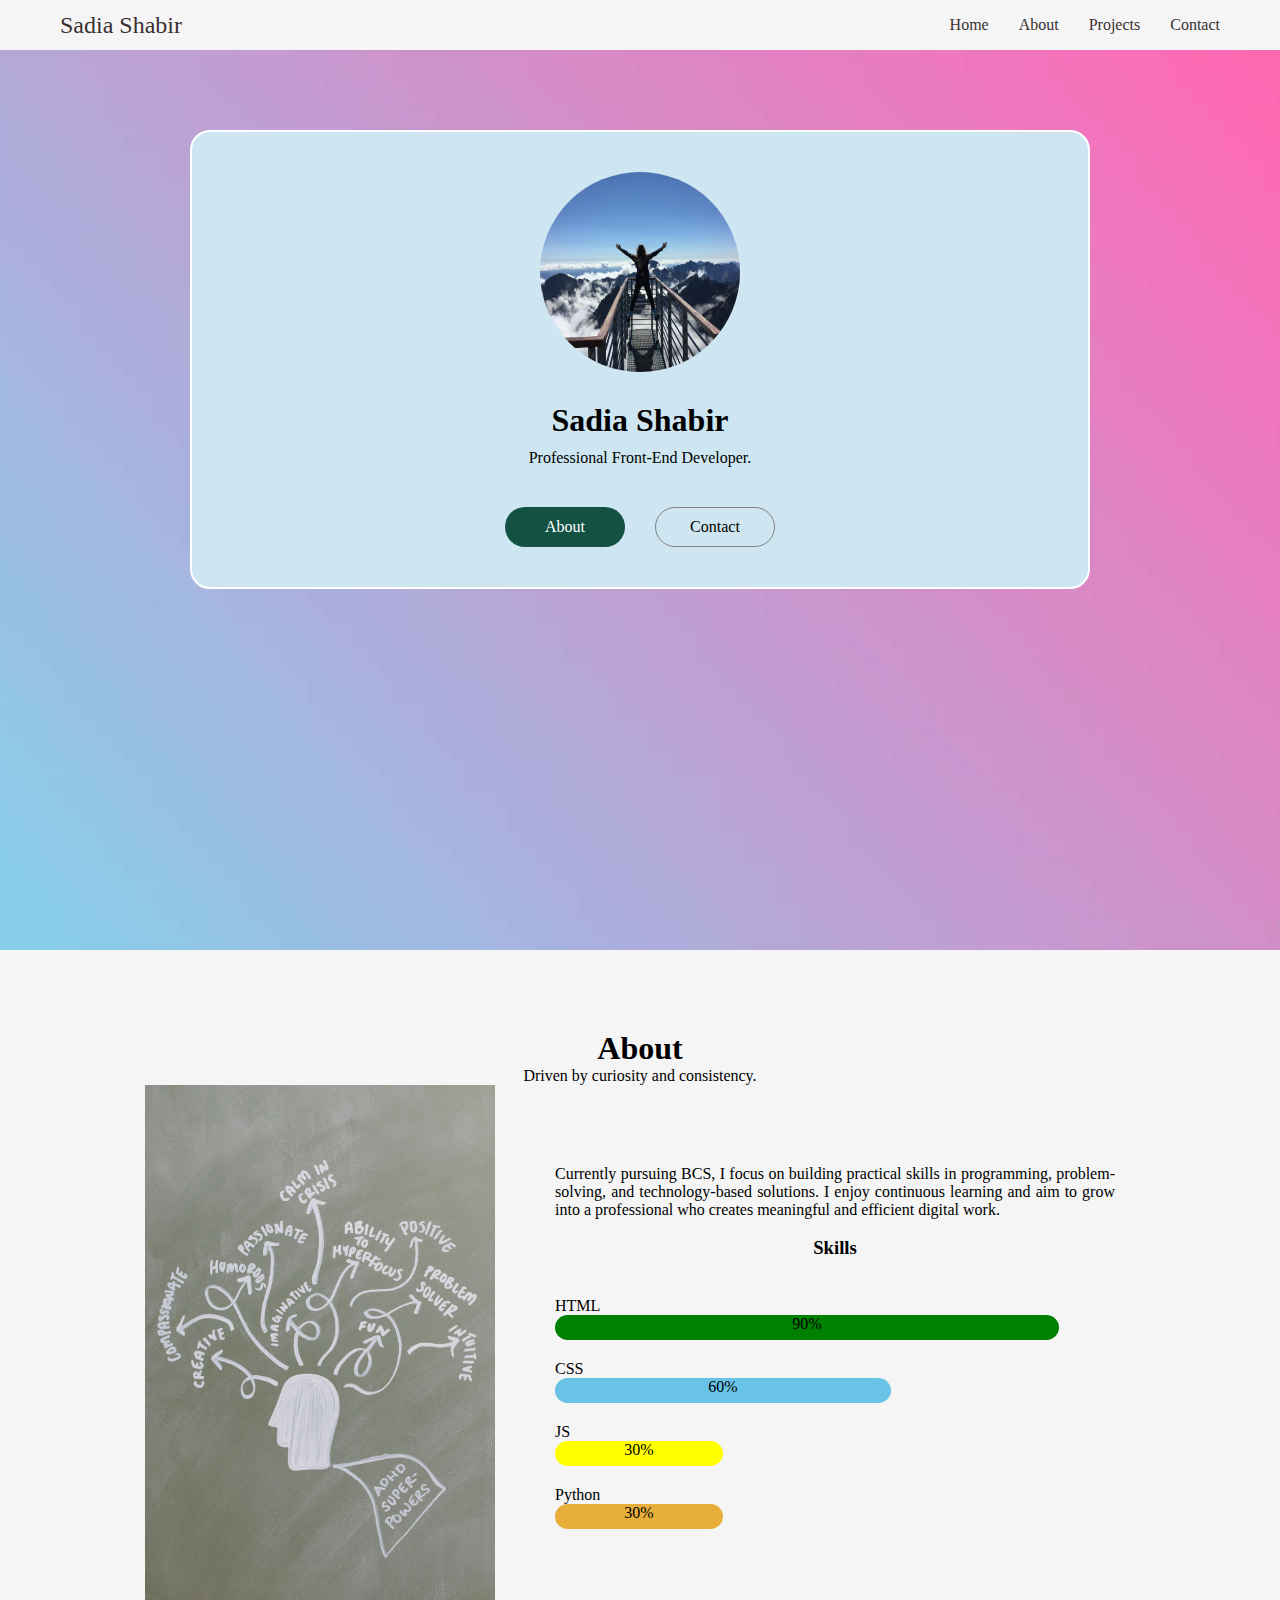
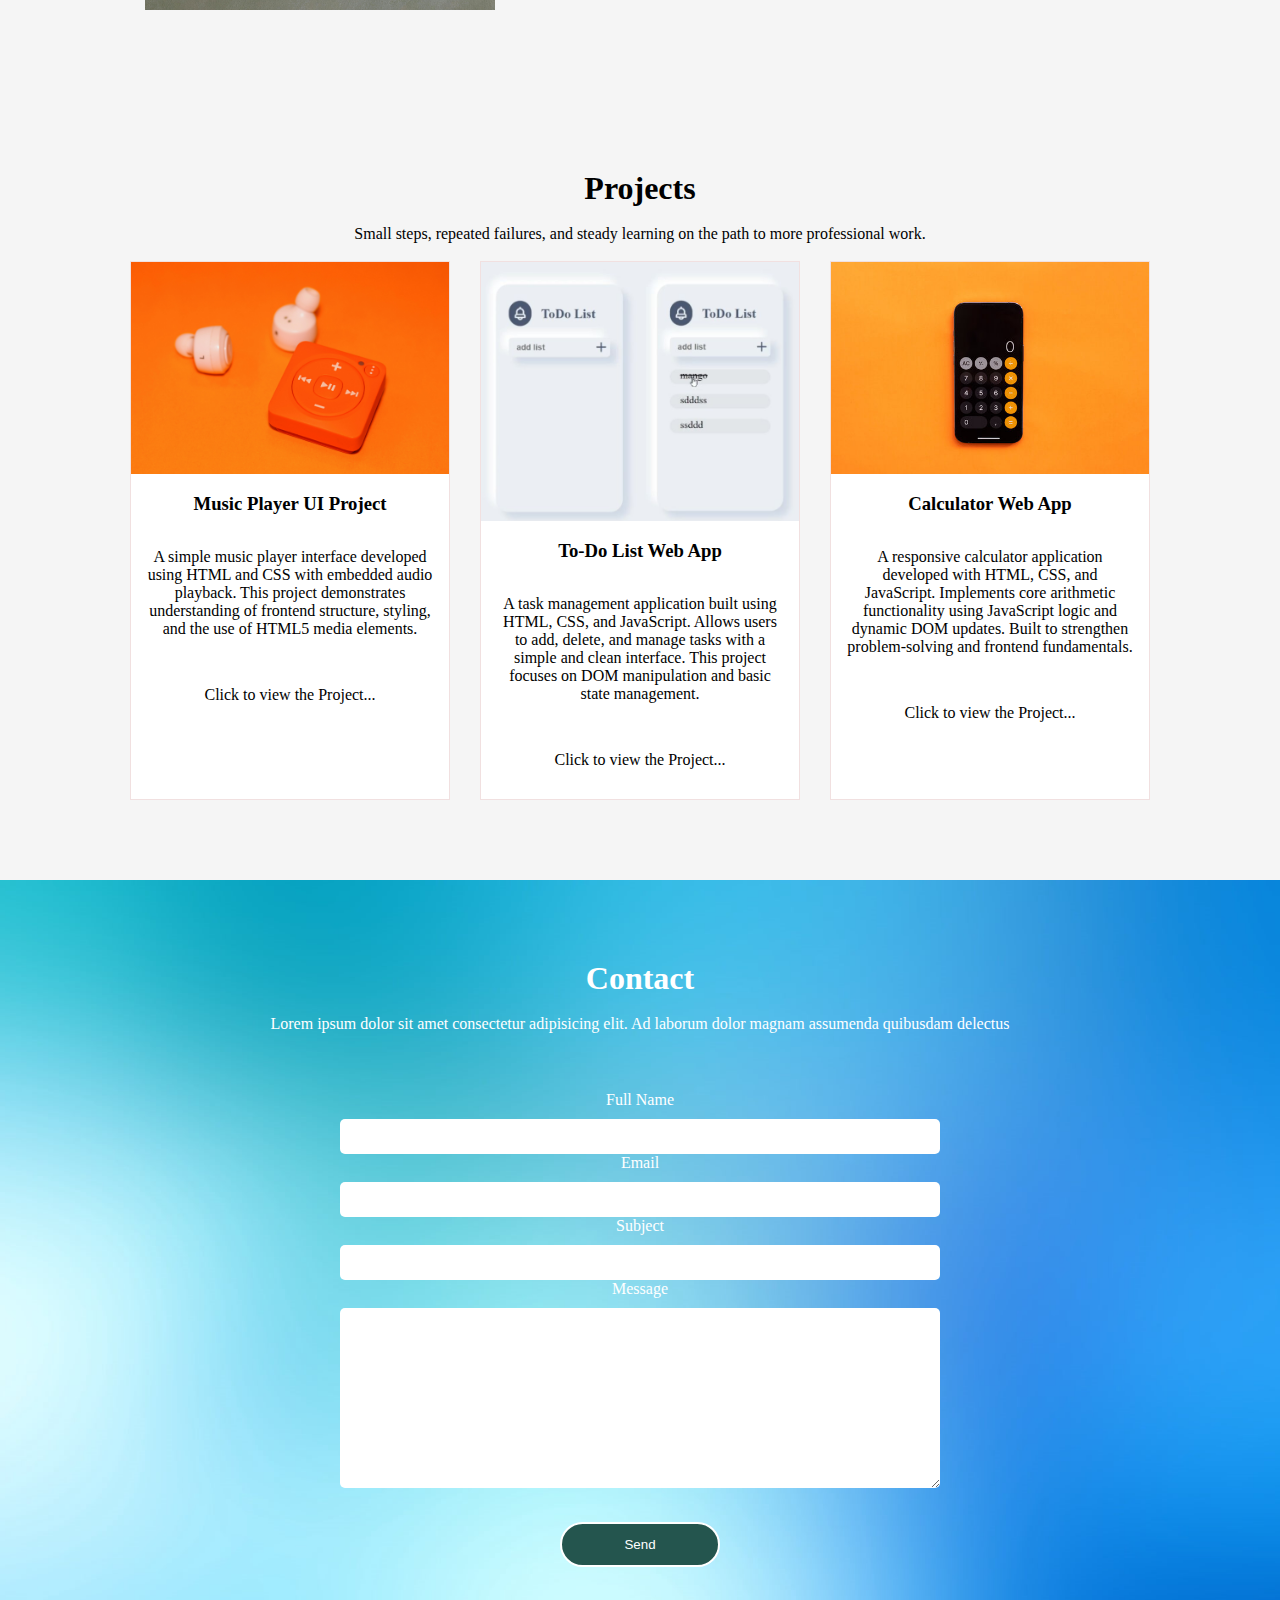
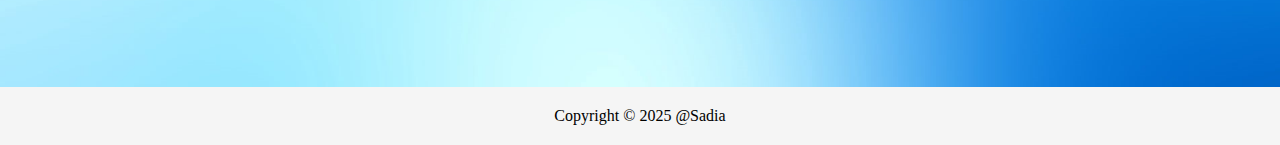
<file: index.html>
<!DOCTYPE html>
<html lang="en">
  <head>
    <meta charset="UTF-8" />
    <meta name="viewport" content="width=device-width, initial-scale=1.0" />
    <title>Personal Portfolio</title>
    <link rel="stylesheet" href="style.css" />
  </head>

  <body>
    <header>
      <nav id="navbar">
        <div class="name">
          <a href="#">Sadia Shabir</a>
        </div>
        <div class="menu">
          <a href="Portfolio.html">Home</a>
          <a href="#about">About</a>
          <a href="#project">Projects</a>
          <a href="#contact">Contact</a>
        </div>
      </nav>
    </header>

    <section id="home">
      <div class="info">
        <img src="pics/success.jpg" alt="profile pic" />
        <h1>Sadia Shabir</h1>
        <p>Professional Front-End Developer.</p>
        <div class="menu1">
          <a class="btns btn1" href="#about">About</a>
          <a class="btns btn2" href="#contact">Contact</a>
        </div>
      </div>
    </section>

    <section id="about">
      <h1>About</h1>
      <p>Driven by curiosity and consistency.</p>
      <article class="work">
        <img src="pics/skills-img.jpg" alt="" />
        <div class="skills">
          <p>
            Currently pursuing BCS, I focus on building practical skills in
            programming, problem-solving, and technology-based solutions. I
            enjoy continuous learning and aim to grow into a professional who
            creates meaningful and efficient digital work.
          </p>
          <br />
          <h3>Skills</h3>
          <br />
          <div>
            <p>HTML</p>
            <span class="bar"><span class="html">90%</span></span>
          </div>
          <div>
            <p>CSS</p>
            <span class="bar"><span class="css">60%</span></span>
          </div>
          <div>
            <p>JS</p>
            <span class="bar"><span class="js">30%</span></span>
          </div>
          <div>
            <p>Python</p>
            <span class="bar"><span class="python">30%</span></span>
          </div>
        </div>
      </article>
    </section>

    <section id="project">
      <h1>Projects</h1>
      <br />
      <p>
        Small steps, repeated failures, and steady learning on the path to more
        professional work.
      </p>
      <br />
      <div class="main">
        <div class="inner-div">
          <img src="pics/music-player.jpg" alt="water-is-better" /> <br />
          <h3>Music Player UI Project</h3>
          <br />
          <p>
            A simple music player interface developed using HTML and CSS with
            embedded audio playback. This project demonstrates understanding of
            frontend structure, styling, and the use of HTML5 media elements.
          </p>
          <br />
          <a href="./MusicPlayer/index.html">Click to view the Project...</a>
        </div>
        <div class="inner-div">
          <img src="pics/to-do.png" alt="mountain-light" /> <br />
          <h3>To-Do List Web App</h3>
          <br />
          <p>
            A task management application built using HTML, CSS, and JavaScript.
            Allows users to add, delete, and manage tasks with a simple and
            clean interface. This project focuses on DOM manipulation and basic
            state management.
          </p>
          <br />
          <a href="./To-Do List App/index.html">Click to view the Project...</a>
        </div>
        <div class="inner-div">
          <img src="pics/calc.jpg" alt="guatemala" /> <br />
          <h3>Calculator Web App</h3>
          <br />
          <p>
            A responsive calculator application developed with HTML, CSS, and
            JavaScript. Implements core arithmetic functionality using
            JavaScript logic and dynamic DOM updates. Built to strengthen
            problem-solving and frontend fundamentals.
          </p>
          <br />
          <a href="./Functional_Calculator/index.html"
            >Click to view the Project...</a
          >
        </div>
      </div>
    </section>

    <section id="contact">
      <h1>Contact</h1>
      <br />
      <p>
        Lorem ipsum dolor sit amet consectetur adipisicing elit. Ad laborum
        dolor magnam assumenda quibusdam delectus
      </p>
      <br />
      <form class="forms" onsubmit="alert('Thanks for your response!')">
        <div>
          <label for="forms">Full Name</label> <br />
          <input class="inputs" type="text" /> <br />
        </div>
        <div>
          <label for="forms">Email</label> <br />
          <input class="inputs" type="email" /> <br />
        </div>
        <div>
          <label for="forms">Subject</label> <br />
          <input class="inputs" type="text" /> <br />
        </div>
        <div>
          <label for="forms">Message</label> <br />
          <textarea class="text-area" name="msg" id="msg" rows="10"></textarea>
        </div>
        <div>
          <button class="send-btn">Send</button>
        </div>
      </form>
    </section>

    <footer>
      <p>Copyright © 2025 <a href="https://github.com/Sadiashabbir1914">@Sadia</a></p>
    </footer>

  </body>
</html>
</file>
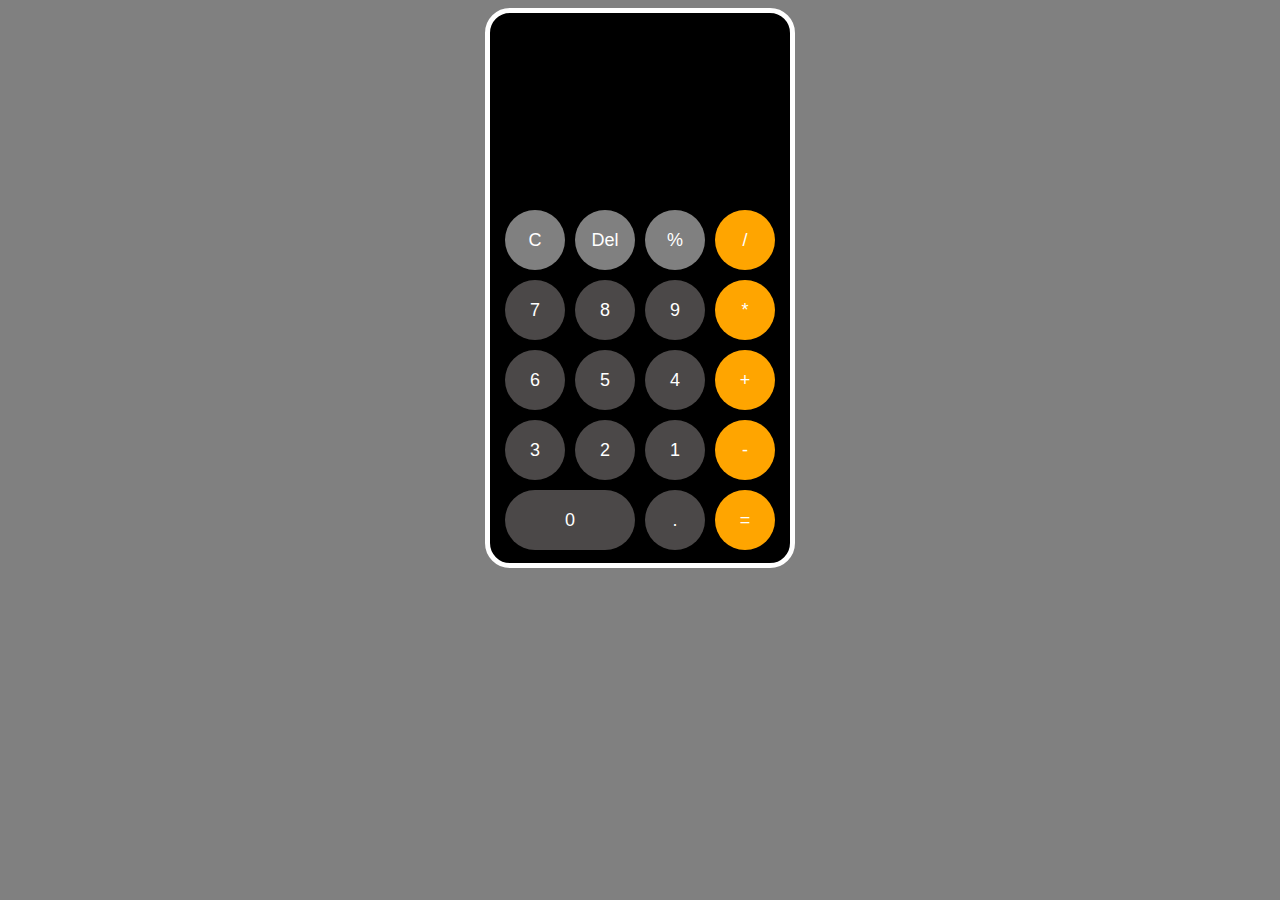
<file: Functional_Calculator/index.html>
<!DOCTYPE html>
<html lang="en">

<head>
    <meta charset="UTF-8">
    <meta name="viewport" content="width=device-width, initial-scale=1.0">
    <title>Functional Calculator</title>
    <link rel="stylesheet" href="style.css">
</head>

<body>
    <section class="Calculator">
        <form>
            <div>
                <input type="text" id="display"  class="screen">
            </div>

            <div class="rows">
                <input type="button" value="C" class="buttons firstRow" onclick="clearScreen()">
                <input type="button" value="Del" class="buttons firstRow" onclick="deleteOnebyOne()">
                <input type="button" value="%" class="buttons firstRow" onclick="append('%')">
                <input type="button" value="/" class="buttons lastRow" onclick="append('/')">
            </div>

             <div class="rows">
                <input type="button" value="7" class="buttons" onclick="append('7')">
                <input type="button" value="8" class="buttons" onclick="append('8')">
                <input type="button" value="9" class="buttons" onclick="append('9')">
                <input type="button" value="*" class="buttons lastRow" onclick="append('*') ">
            </div>

             <div class="rows">
                <input type="button" value="6" class="buttons" onclick="append('6')">
                <input type="button" value="5" class="buttons" onclick="append('5')">
                <input type="button" value="4" class="buttons" onclick="append('4')">
                <input type="button" value="+" class="buttons lastRow" onclick="append('+')">
            </div>

             <div class="rows">
                <input type="button" value="3" class="buttons" onclick="append('3')">
                <input type="button" value="2" class="buttons" onclick="append('2')">
                <input type="button" value="1" class="buttons" onclick="append('1')">
                <input type="button" value="-" class="buttons lastRow" onclick="append('-')">
            </div>

             <div class="rows">
                <input type="button" value="0" class="buttons zero" onclick="append('0')">
                <input type="button" value="." class="buttons" onclick="append('.')">
                <input type="button" value="=" class="buttons lastRow val" onclick="equal()">
            </div>
        </form>
    </section>

    <script src="index.js"></script>
</body>

</html>
</file>
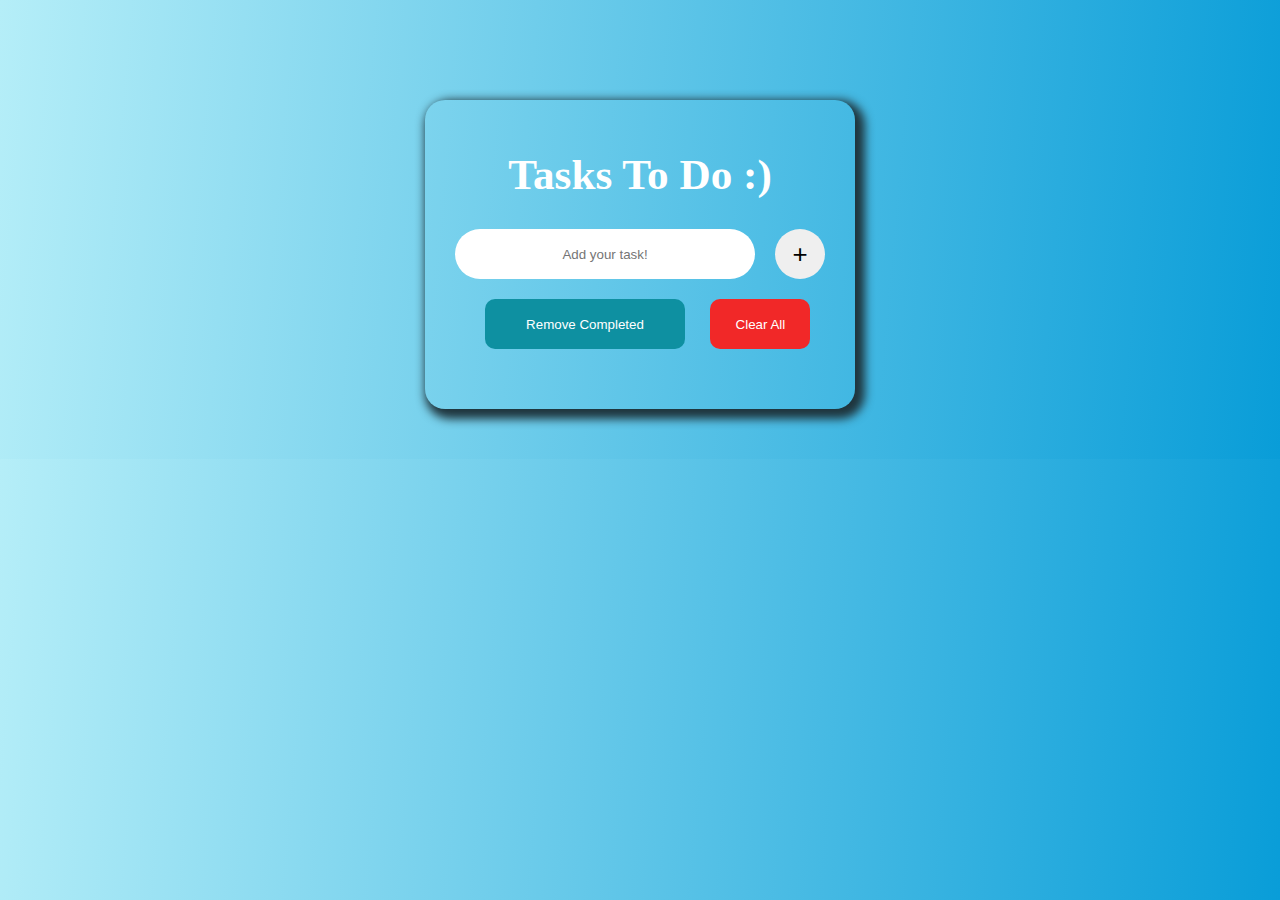
<file: To-Do List App/index.html>
<!DOCTYPE html>
<html lang="en">

<head>
    <meta charset="UTF-8">
    <meta name="viewport" content="width=device-width, initial-scale=1.0">
    <title>To-Do App</title>
    <link rel="stylesheet" href="style.css">
</head>

<body>
    <section>
        <article class="todo-Container">
            <h1>Tasks To Do :&rpar; </h1>
            <div class="addTaskbar">
                <input type="text" id="addTask" placeholder="Add your task!" maxlength="50">
                <button id="addBtn" onclick="addTaskList(), saveTasks()">+</button>
            </div>

            <div>
                <button class="btns btn " onclick="remComp()">Remove Completed</button>
                <button class="btns btn2" onclick="clearAll()">Clear All</button>
            </div>

            <div>
                <ul id="taskList"></ul>
            </div>
        </article>
    </section>

    <script src="script.js"></script>
</body>

</html>
</file>
<file: style.css>
* {
  margin: 0;
  padding: 0;
  box-sizing: border-box;
}

:root {
  --bgcolor: whitesmoke;
  --color: white;
  --textDecor: none;
}

body {
  background-color: var(--bgcolor);
  font-family: cursive;
}

/* Header */

header {
  height: 50px;
}

#navbar {
  position: fixed;
  top: 0;
  width: 100%;
  height: 50px;
  background-color: var(--bgcolor);
  display: flex;
  justify-content: space-between;
  align-items: center;
  padding: 0 60px;
  z-index: 100;
}

.name {
  font-size: 24px;
}

.name a {
  text-decoration: var(--textDecor);
  color: rgb(58, 48, 48);
}

.menu {
  display: flex;
  gap: 30px;
}

.menu a {
  text-decoration: var(--textDecor);
  color: rgb(58, 48, 48);
}

.menu a:hover {
  color: rgb(67, 170, 106);
}

.menu a:active {
  color: rgb(76, 206, 76);
}

/* Home */

#home {
  background-image: url(pics/bg-img.jpg);
  background-size: cover;
  background-position: center;
  padding: 80px 20px 40px;
  min-height: 100vh;
}

#home .info {
  max-width: 900px;
  margin: auto;
  padding: 40px 20px;
  border: 2px solid white;
  border-radius: 20px;
  background-color: rgb(206, 230, 241);
  text-align: center;
}

.info img {
  width: 200px;
  height: 200px;
  border-radius: 50%;
  margin: auto;
  display: block;
}

.info h1 {
  margin-top: 30px;
}

.info p {
  margin-top: 10px;
}

.menu1 {
  display: flex;
  justify-content: center;
  gap: 30px;
  margin-top: 40px;
}

.btns {
  width: 120px;
  height: 40px;
  border-radius: 30px;
  text-decoration: var(--textDecor);
  display: flex;
  justify-content: center;
  align-items: center;
}

.btn1 {
  background-color: rgb(19, 82, 67);
  color: var(--color);
}

.btn1:hover {
  background-color: rgb(33, 160, 131);
}

.btn2 {
  border: 1px solid gray;
  color: black;
}

.btn2:hover {
  background-color: gray;
  color: var(--color);
}

/* About */

#about {
  padding: 80px 20px;
  text-align: center;
}

.work {
  display: flex;
  align-items: center;
  justify-content: center;
  gap: 40px;
  flex-wrap: wrap;
}

.work img {
  max-width: 350px;
  width: 100%;
}

.skills {
  max-width: 600px;
  padding: 20px;
}

.skills p {
  text-align: justify;
}

.skills div {
  margin-top: 20px;
}

.bar {
  background-color: var(--color);
  border-radius: 20px;
  overflow: hidden;
}

.bar span {
  display: block;
  height: 25px;
  text-align: center;
  color: black;
}

.html {
  width: 90%;
  background-color: green;
  border-radius: 20px;
}
.css {
  width: 60%;
  background-color: rgb(104, 195, 231);
  border-radius: 20px;
}
.js {
  width: 30%;
  background-color: yellow;
  border-radius: 20px;
}
.python {
  width: 30%;
  background-color: rgb(231, 175, 57);
  border-radius: 20px;
}

/* Projects */

#project {
  padding: 80px 20px;
  text-align: center;
}

.main {
  display: flex;
  justify-content: center;
  gap: 30px;
  flex-wrap: wrap;
}

.inner-div {
  width: 320px;
  background-color: var(--color);
  border: 1px solid rgb(241, 224, 224);
}

.inner-div img {
  width: 100%;
  height: auto;
}

.inner-div h3 {
  margin: 15px 0;
}

.inner-div p {
  padding: 0 15px 20px;
}

.inner-div a {
  display: inline-block;
  margin-bottom: 20px;
  padding: 10px 40px;
  border-radius: 10px;
  text-decoration: var(--textDecor);
  color: black;
}

.inner-div a:hover {
  background-color: rgb(160, 153, 153);
  color: var(--color);
}

/* Contact */

#contact {
  background-image: url(pics/contact.jpg);
  background-size: cover;
  background-position: center;
  padding: 80px 20px;
  color: var(--color);
  text-align: center;
}

form {
  max-width: 600px;
  margin: 40px auto;
}

.inputs,
.text-area {
  width: 100%;
  margin-top: 10px;
  padding: 10px;
  border-radius: 5px;
  border: none;
}

.text-area {
  height: 180px;
}

.send-btn {
  width: 160px;
  height: 45px;
  margin: 30px auto;
  display: flex;
  justify-content: center;
  align-items: center;
  border-radius: 30px;
  border: 2px solid white;
  background-color: rgb(36, 85, 78);
  color: var(--color);
  text-decoration: var(--textDecor);
  cursor: pointer;
}

.send-btn:hover {
  background-color: rgb(33, 160, 131);
}

/*  Footer  */

footer p {
  text-align: center;
  padding: 20px;
}

footer p a {
  text-decoration: var(--textDecor);
  color: black;
}

/*MEDIA QUERIES */

/* Mobile */
@media (max-width: 480px) {
  #navbar {
    flex-direction: column;
    height: auto;
    padding: 10px;
  }

  .menu {
    flex-wrap: wrap;
    justify-content: center;
  }

  .menu1 {
    flex-direction: column;
    gap: 15px;
  }
}

/* Tablets */
@media (max-width: 768px) {
  .info img {
    width: 160px;
    height: 160px;
  }

  .inner-div {
    width: 90%;
  }
}

/* Small laptops*/
@media (max-width: 1024px) {
  #navbar {
    padding: 0 30px;
  }
}
</file>
<file: Functional_Calculator/style.css>
body{
    display: flex;
    justify-content: center;
    align-items: center;
    background-color: grey;
}
.Calculator{
    text-align: center;
    border-radius: 25px;
    width: 300px;
    height: 550px;
    color: white;
    background-color: black;
    border: 5px solid white;
}
.screen{
    border: 0;
    outline: 0;
    width: 280px;
    height: 150px;
    margin-top: 40px;
    background-color: black;
    text-align: end;
    font-size: large;
    color: white;
}
.rows{
    display: flex;
    flex-wrap: wrap;
    gap: 10px;
    padding: 5px 15px;
}
.buttons{
    width: 60px;
    height: 60px;
    font-size: large;
    font-weight: 100px;
    border: none; 
    border-radius: 35px;
    color: white;
    background-color: rgb(75, 72, 72);
    cursor: pointer;
}
.firstRow{
    background-color: grey;
}
.zero{
    width: 130px;
    height: 60px;
    border-radius: 35px;
}
.lastRow{
    width: 60px;
    height: 60px;
    border-radius: 35px;
    color: white;
    background-color: orange;
}
</file>
<file: To-Do List App/style.css>
* {
    margin: 0;
    padding: 0;
    box-sizing: border-box;
}

body {
    font-family: cursive;
    font-size: large;
    display: flex;
    justify-content: center;
    align-items: center;
    margin-top: 100px;
    background: linear-gradient(95deg, #b5eef8 , #099dd8);
}

.todo-Container {
    width: 400px auto;
    height: auto;
    font-size: larger;
    box-sizing: border-box;
    box-shadow: 5px 5px 10px 5px rgb(31, 53, 61);
    border-radius: 20px;
    padding: 30px;
    margin-bottom: 50px;
}

.todo-Container h1 {
    text-align: center;
    padding-top: 20px;
    color: white;
}

.addTaskbar {
    padding-top: 30px;
    display: flex;
    justify-content: space-evenly;
    gap: 20px;
}

#addTask {
    width: 300px;
    height: 50px;
    border-radius: 30px;
    text-align: center;
    border: none;
    outline: none;
    text-wrap: wrap;
}

#addTask:hover {
    transform: scale(1.01);
    box-shadow: 2px 2px 2px 2px rgb(215, 238, 238);
}

#addBtn {
    width: 50px;
    height: 50px;
    font-size: larger;
    border-radius: 50px;
    border: none;
    outline: none;
    cursor: pointer;
}

#addBtn:hover {
    background-color: rgba(9, 121, 69, 0.993);
    transition: all 1s ease-in-out;
}

ul {
    list-style: none;
    display: flex;
    flex-direction: column;
    margin: 30px 0 0 10px;
    gap: 10px;
    text-wrap: wrap;
}

ul li {
    width: 350px;
    height: 50px auto;
    border: 1px solid skyblue;
    border-radius: 10px;
    background-color: white;
    padding: 10px;
    text-wrap: wrap;
    user-select: none;
}

ul li button {
    width: 60px;
    height: 30px;
    margin-left: 10px;
    border: none;
    border-radius: 5px;
    outline: none;
    cursor: pointer;
}

.btns {
    width: 100px;
    height: 50px;
    border: none;
    border-radius: 10px;
    outline: none;
    cursor: pointer;
    margin: 10px 0 0 20px;
}

.btn {
    width: 200px;
    margin: 20px 0 0 30px;
    background-color: rgb(14, 144, 161);
    color: white;
}

.btn:hover {
    background-color: rgb(36, 171, 180);
}

.btn1 {
    margin: 10px 0 0 80px;
    background-color: rgb(40, 40, 241);
    color: white;
}

.btn1:hover {
    background-color: rgb(71, 71, 241);
}

.btn2 {
    background-color: rgb(241, 40, 40);
    color: white;
}

.btn2:hover {
    background-color: rgb(241, 71, 71);
}

.markcomp {
    text-decoration: line-through;
    background-color: gray;
    border: none;
    outline: none;
}
</file>
